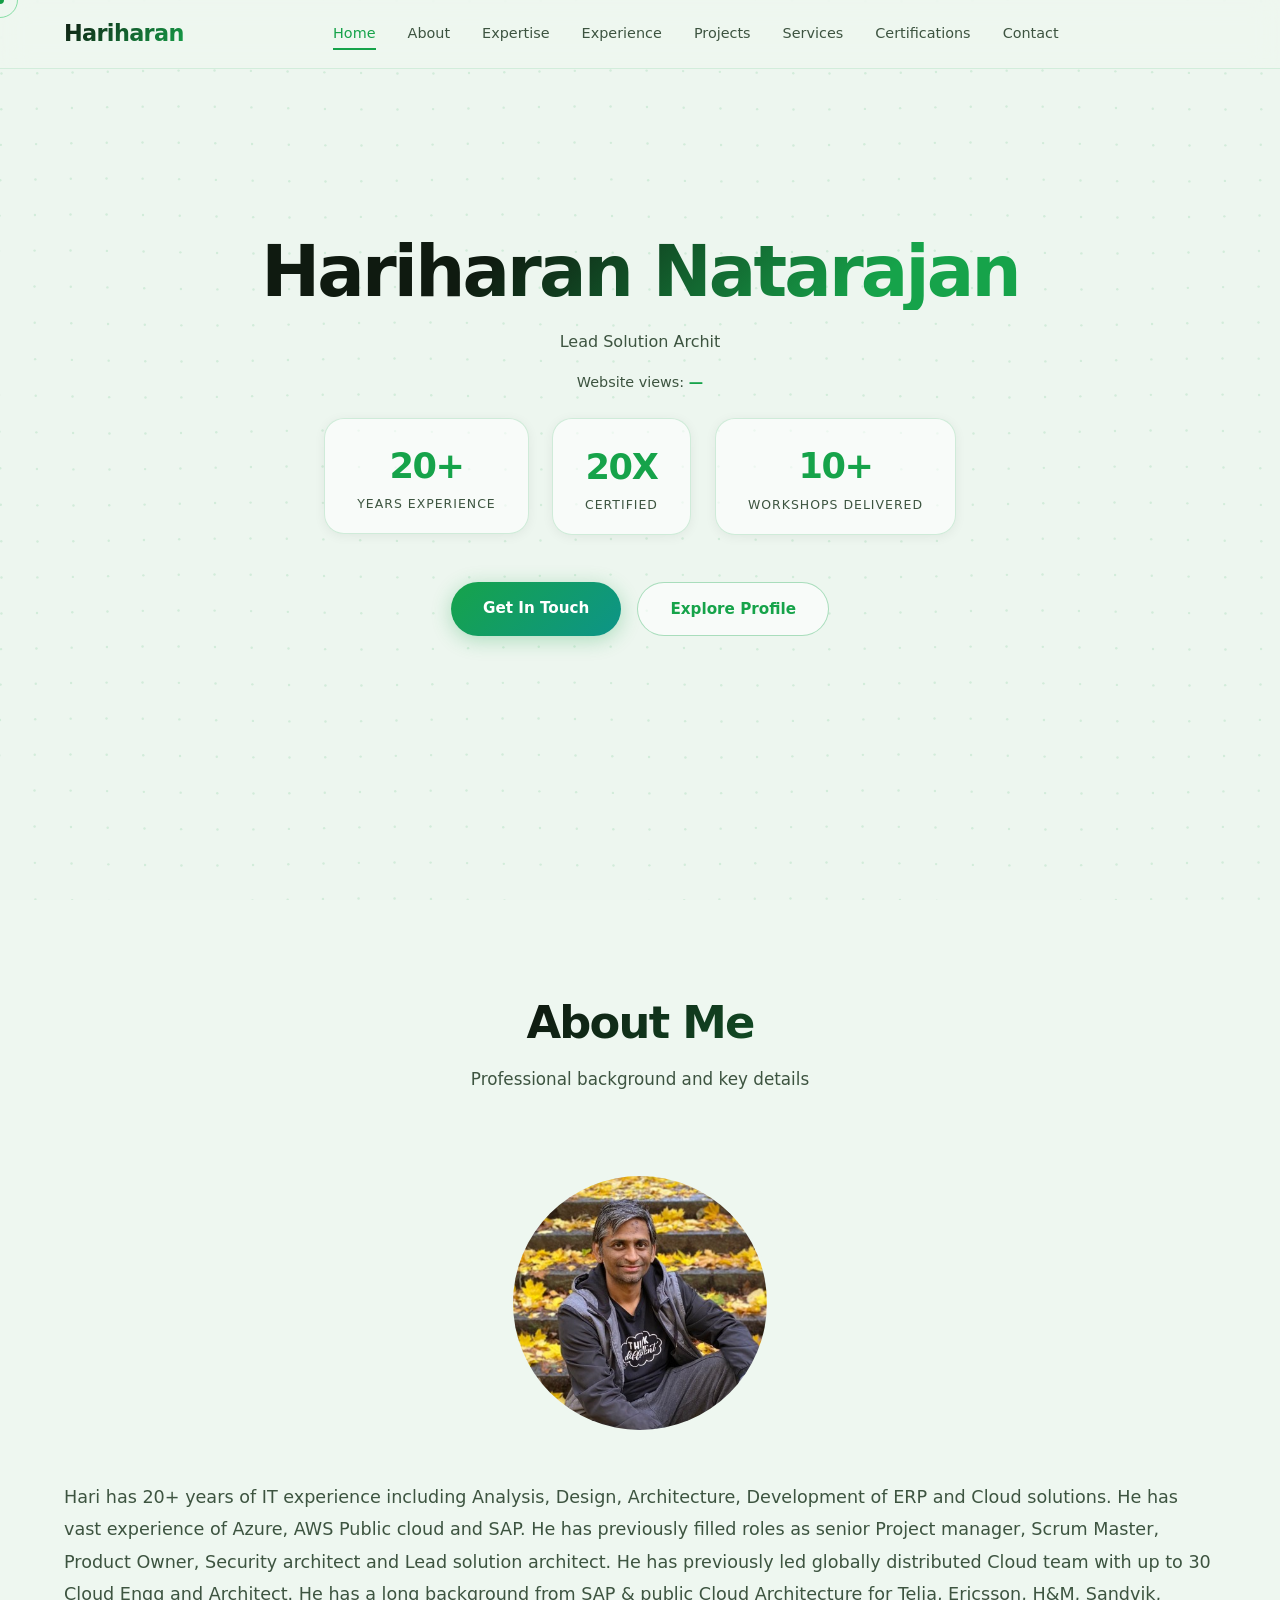
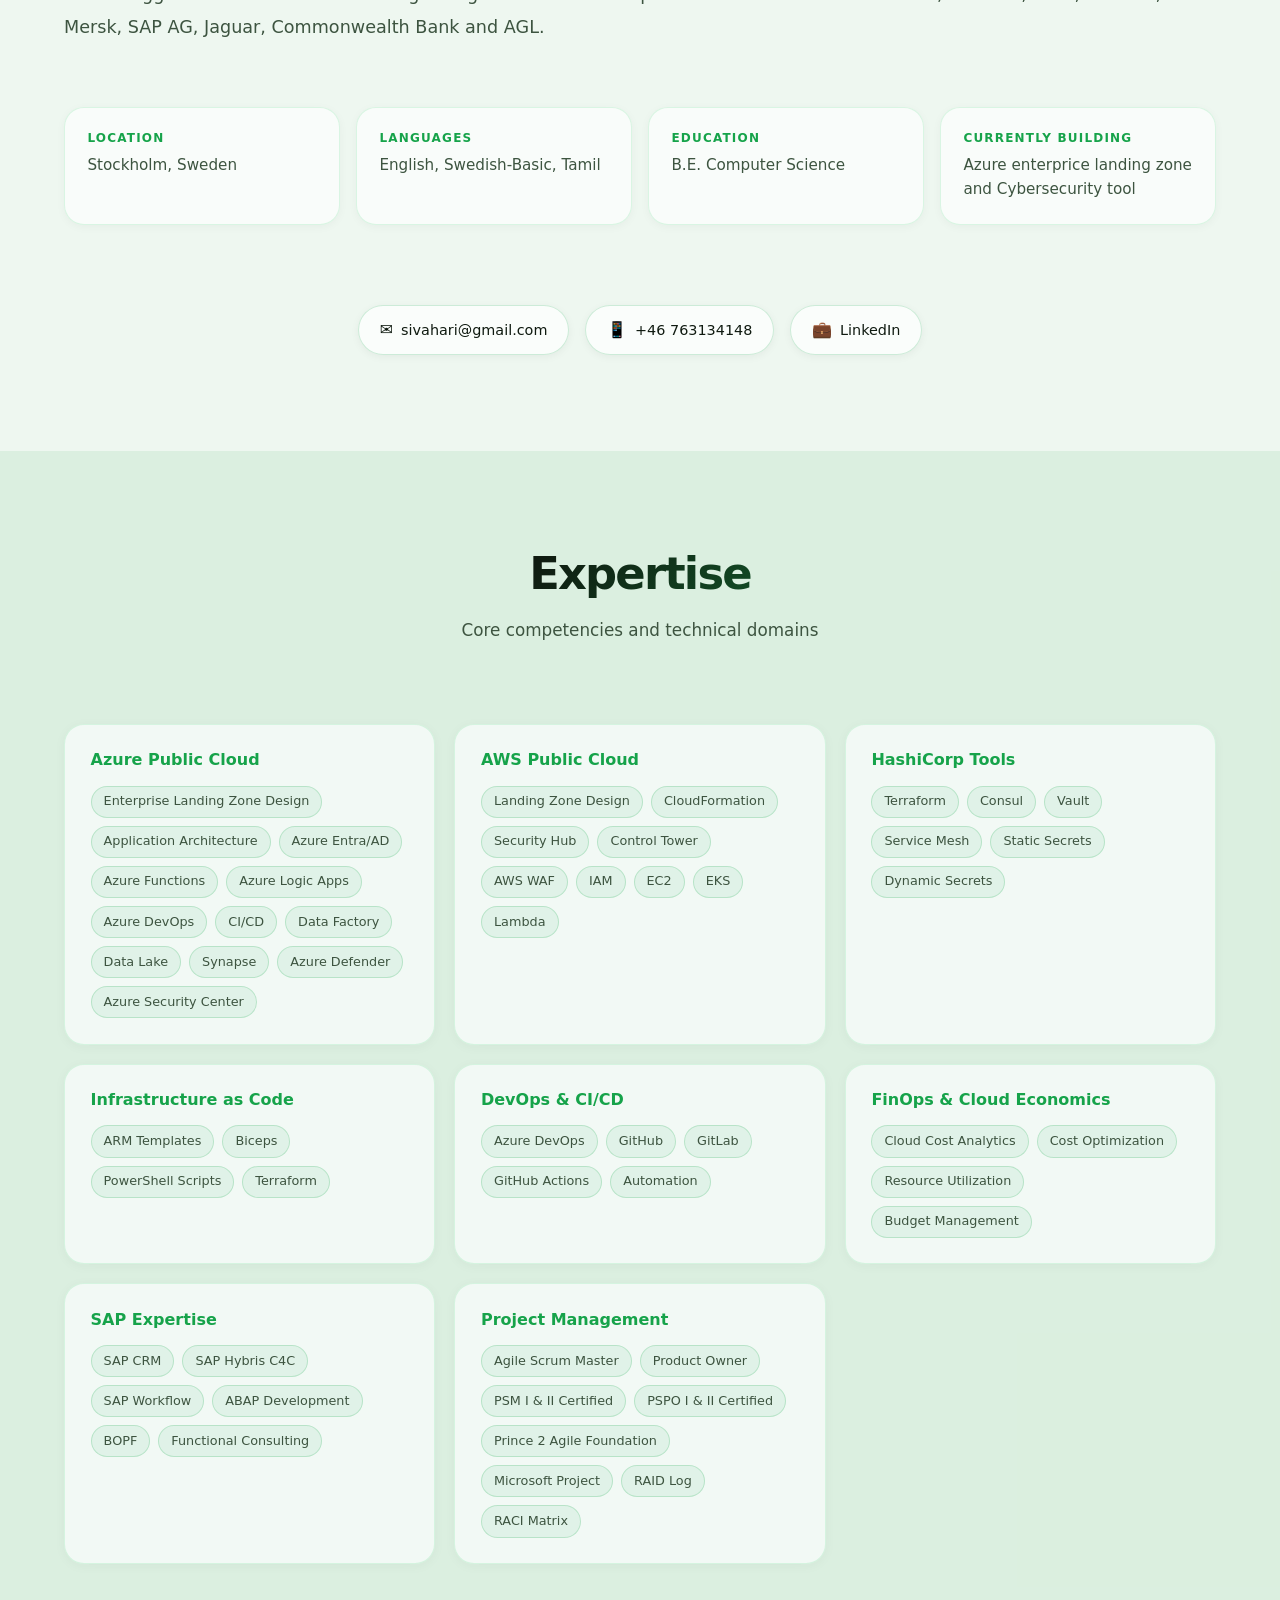
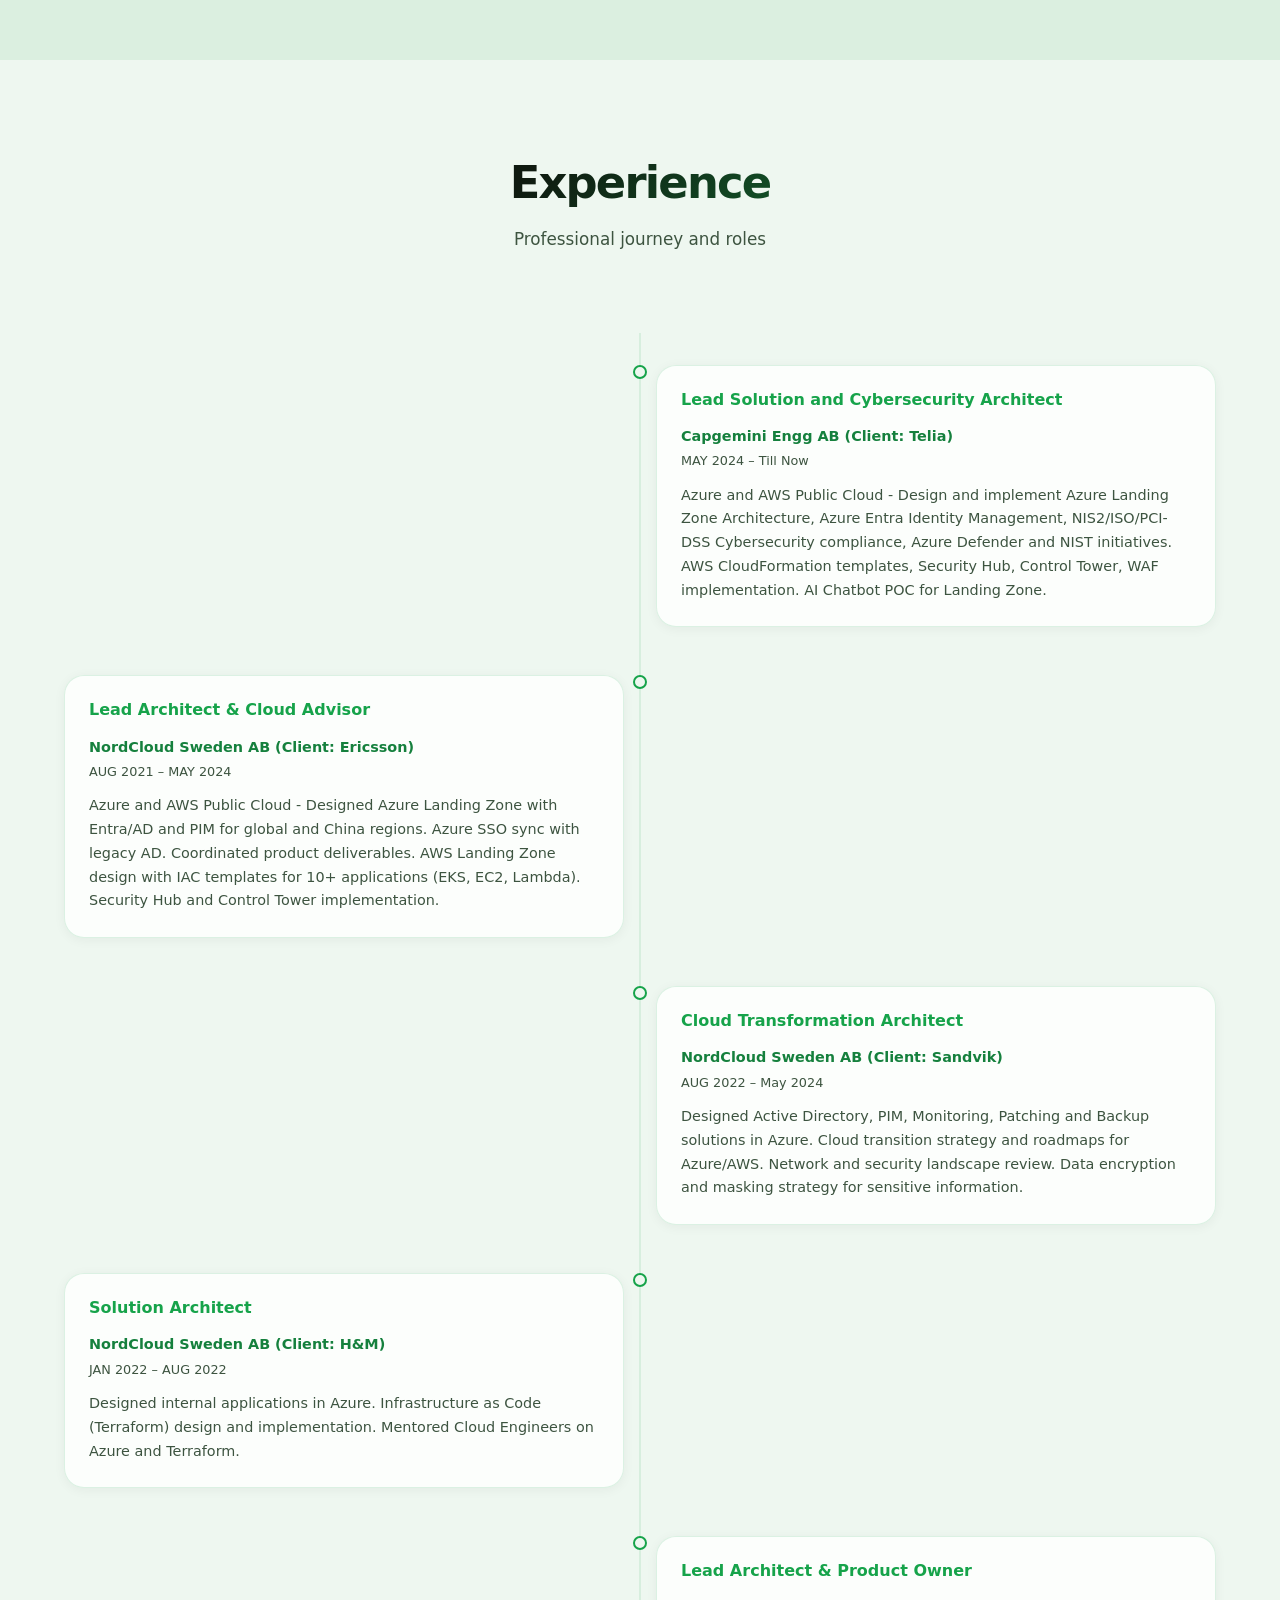
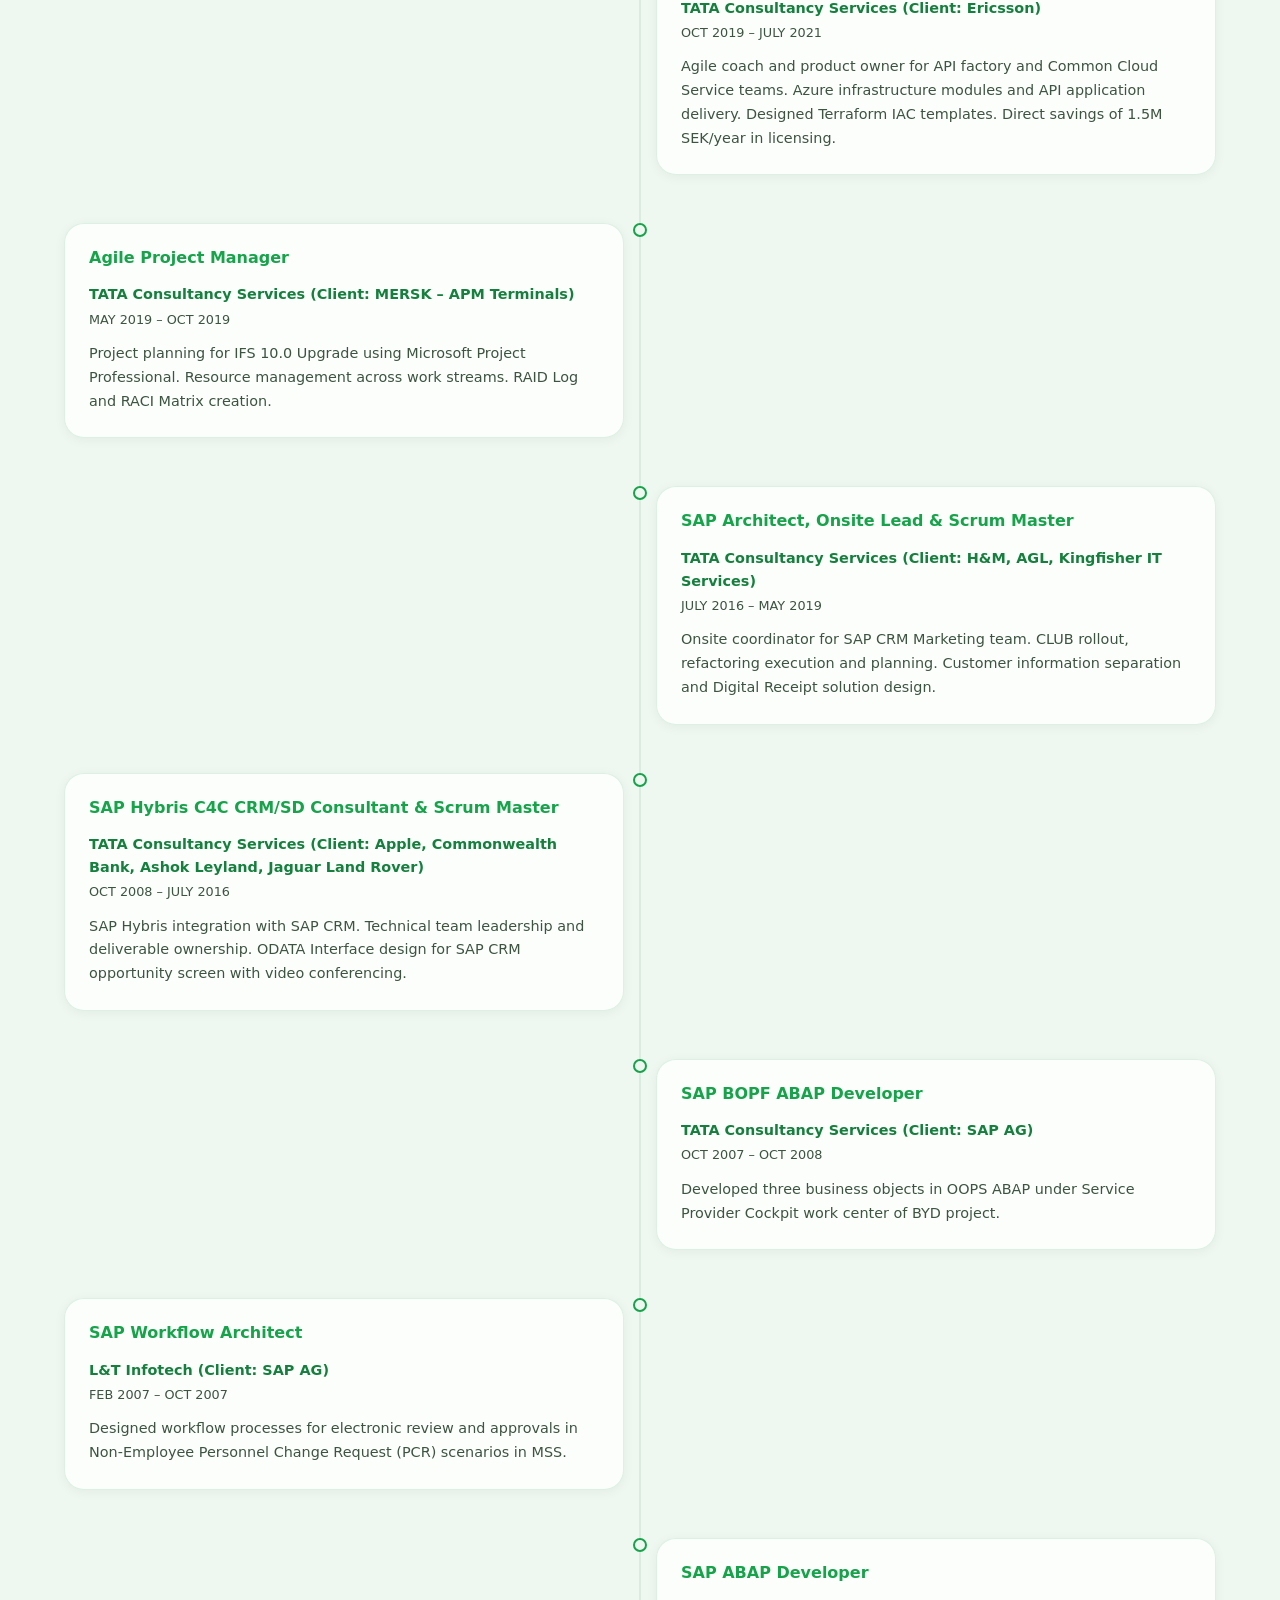
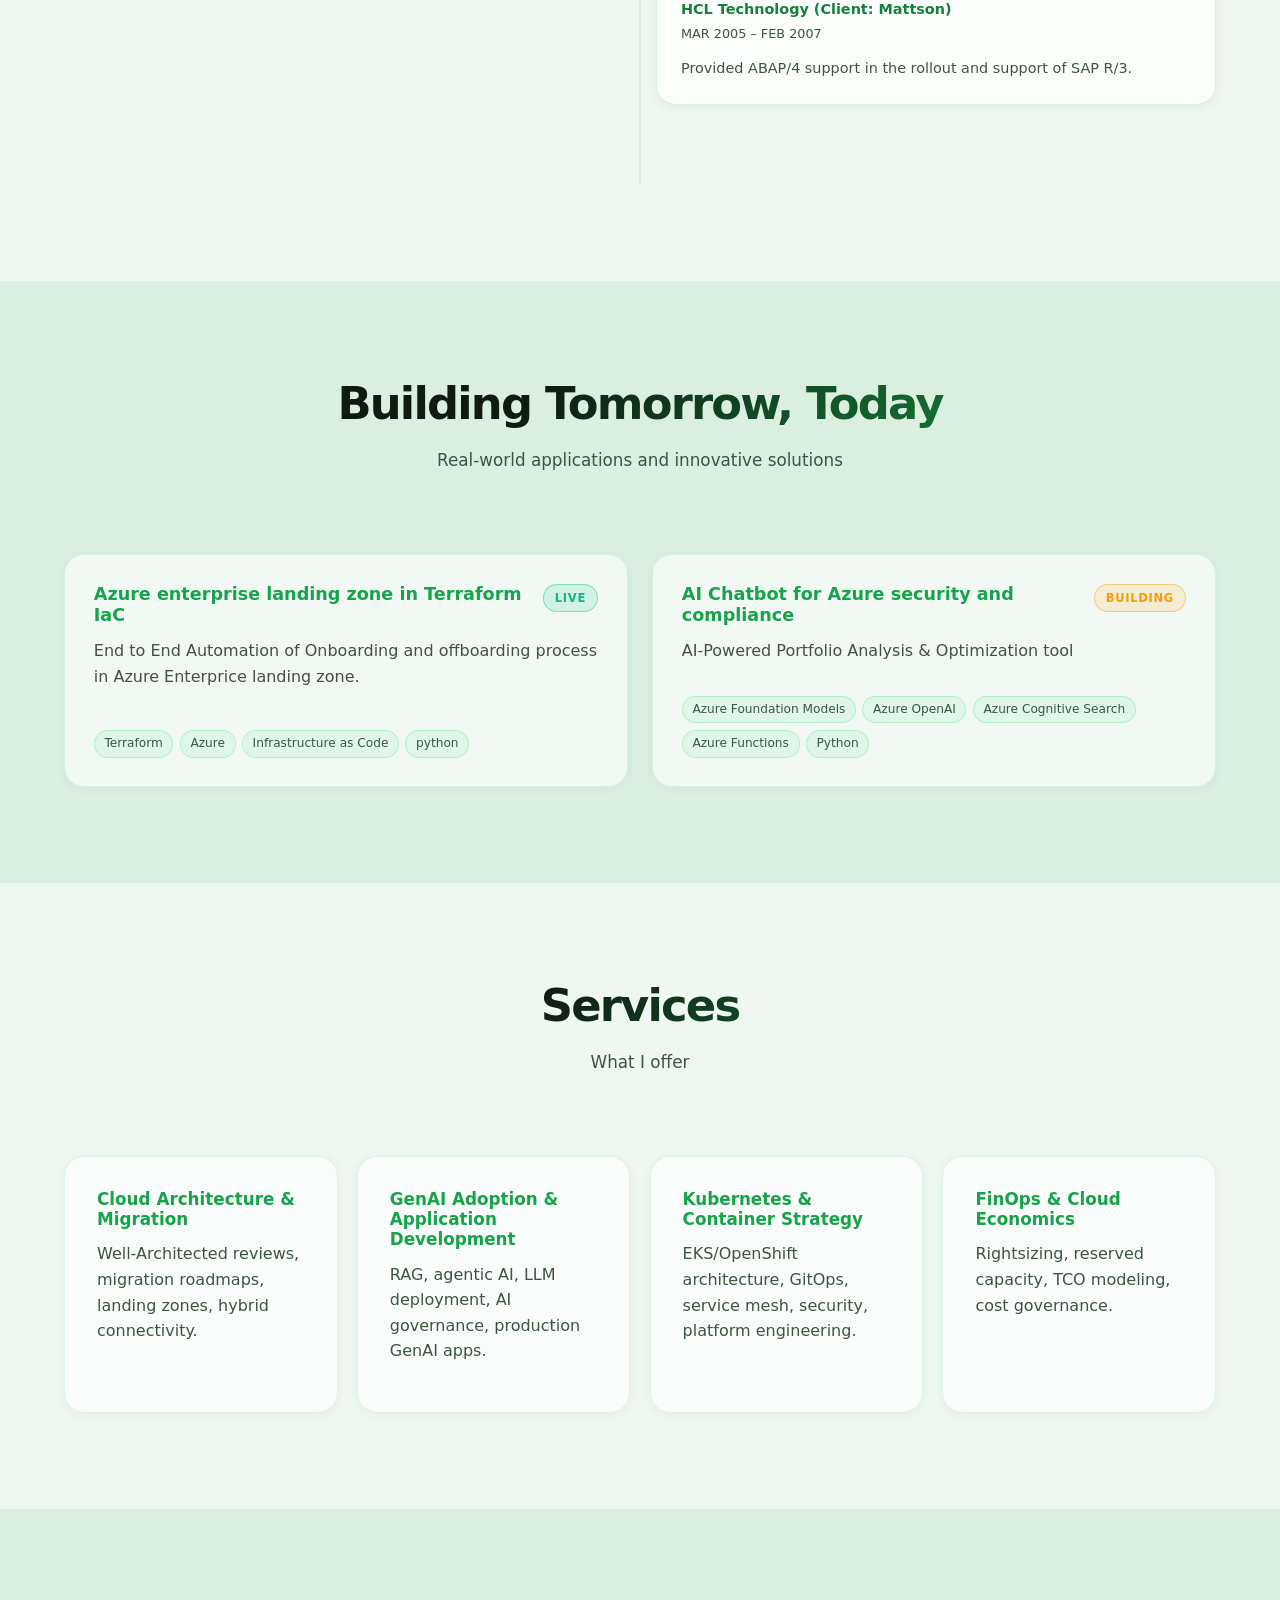
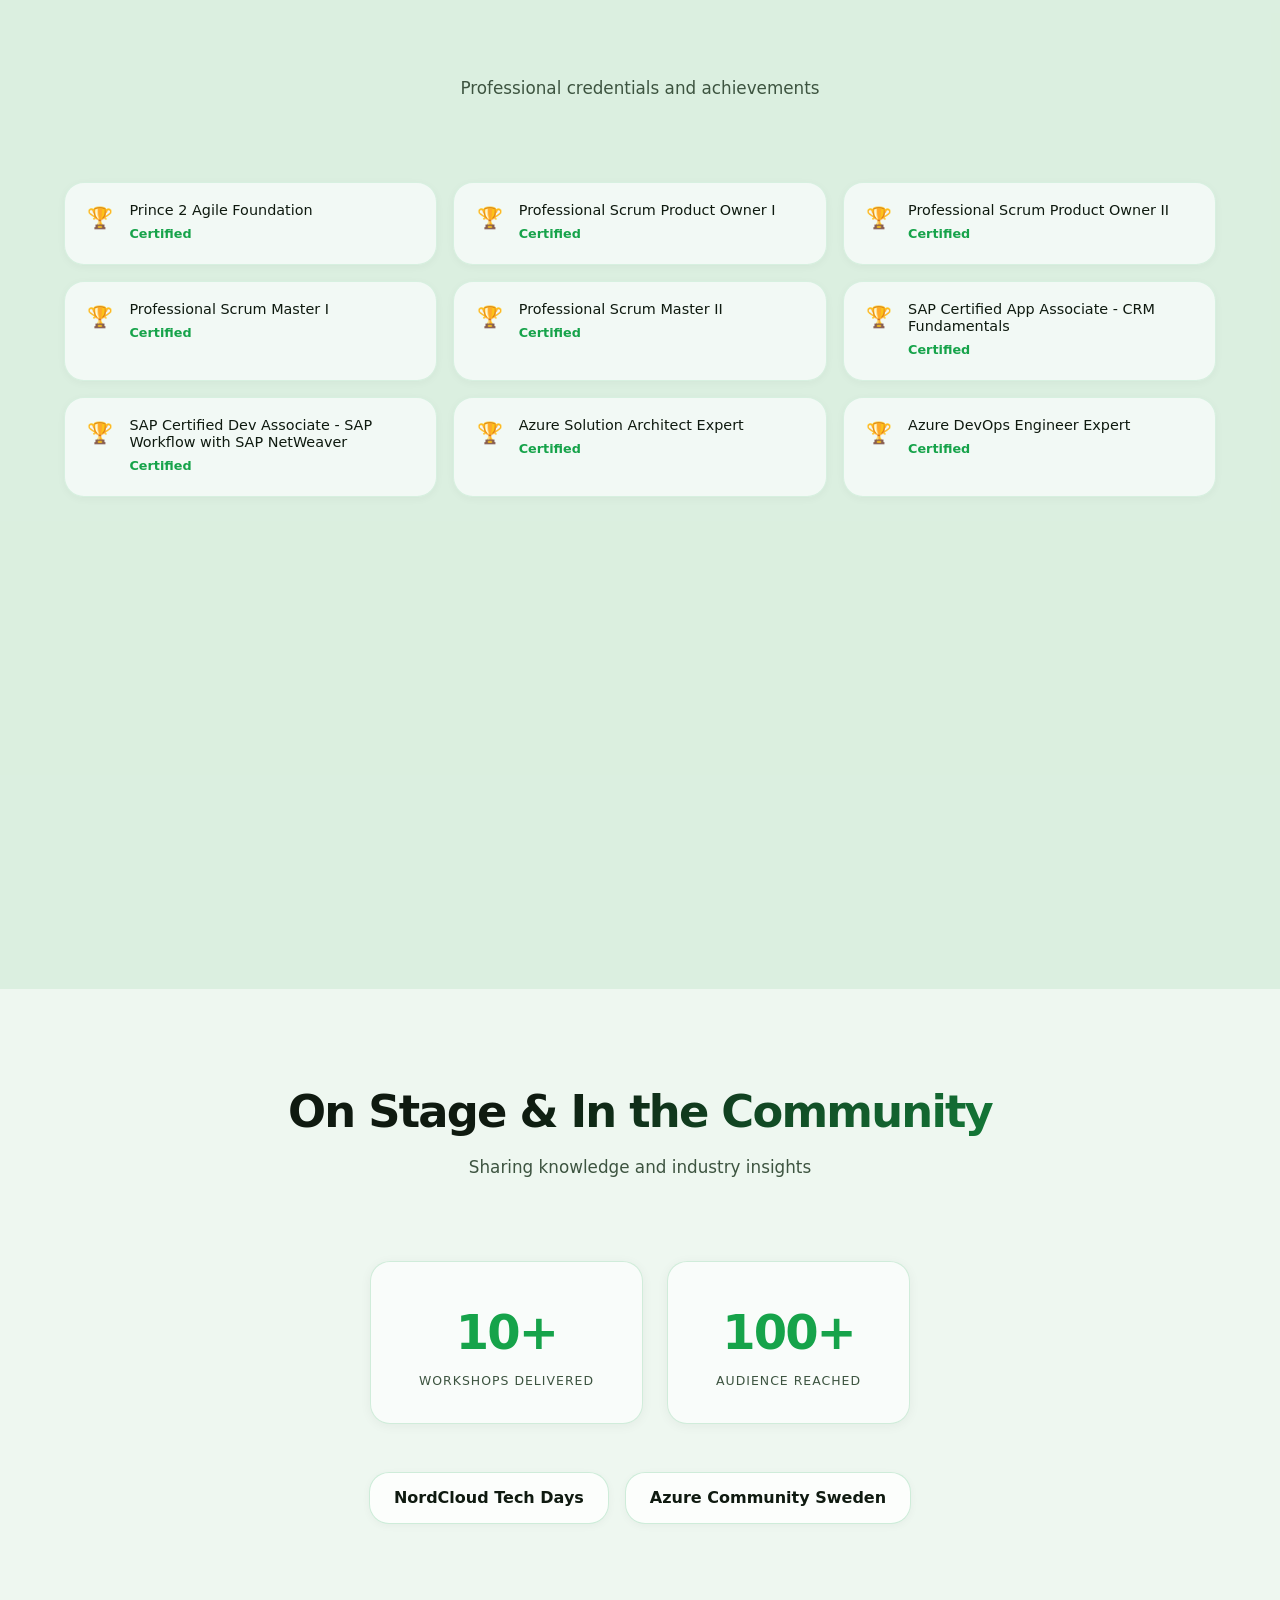
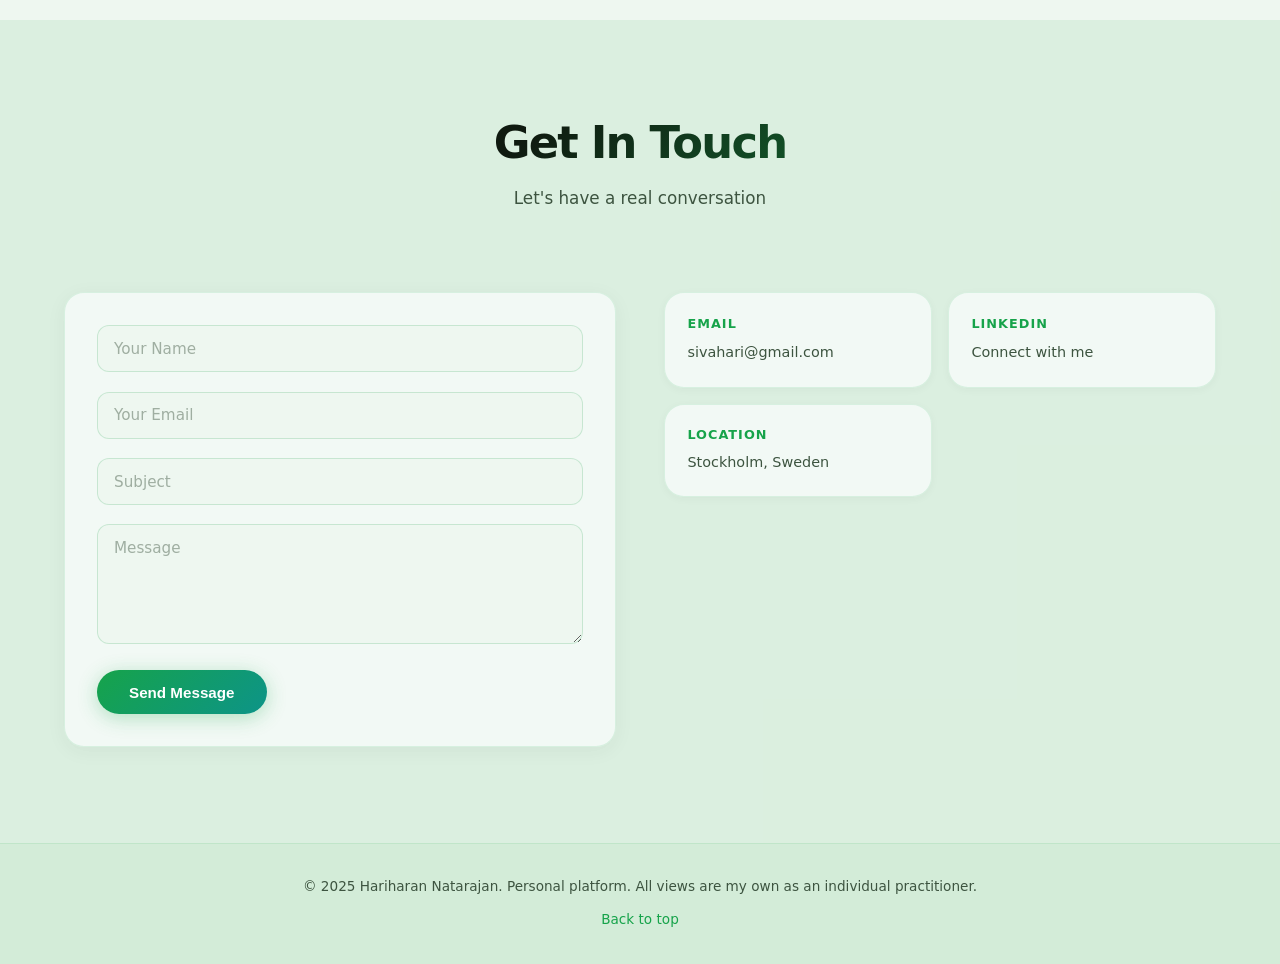
<file: docs/index.html>
<!DOCTYPE html>
<html lang="en">
<head>
    <meta charset="UTF-8">
    <meta name="viewport" content="width=device-width, initial-scale=1.0">
    <title>Hariharan Natarajan - Portfolio</title>
    <link rel="stylesheet" href="static/css/style.css">
</head>
<body>
    <!-- Custom cursor -->
    <div id="cursor-dot"></div>
    <div id="cursor-ring"></div>

    <!-- Navigation -->
    <nav id="navbar" class="navbar">
        <div class="nav-container">
            <a href="#home" class="nav-logo">Hariharan</a>
            <div class="nav-menu">
                <a href="#home" class="nav-link">Home</a>
                <a href="#about" class="nav-link">About</a>
                <a href="#expertise" class="nav-link">Expertise</a>
                <a href="#experience" class="nav-link">Experience</a>
                <a href="#projects" class="nav-link">Projects</a>
                <a href="#services" class="nav-link">Services</a>
                <a href="#certifications" class="nav-link">Certifications</a>
                <a href="#contact" class="nav-link">Contact</a>
            </div>
            <button class="nav-toggle">
                <span></span>
                <span></span>
                <span></span>
            </button>
        </div>
    </nav>

    <!-- Hero Section -->
    <section id="home" class="hero">
        <canvas id="hero-canvas"></canvas>
        <div class="hero-content">
            <h1 class="hero-title">Hariharan Natarajan</h1>
            <p class="hero-subtitle"><span id="typewriter-text"></span></p>
            <p class="hero-views">Website views: <strong id="view-count">2338</strong></p>
            <div class="hero-stats">
                <a href="#experience" class="stat">
                    <span class="stat-number" data-count="20" data-suffix="+">20+</span>
                    <span class="stat-label">Years Experience</span>
                </a>
                <a href="#certifications" class="stat">
                    <span class="stat-number" data-count="20" data-suffix="X">20X</span>
                    <span class="stat-label">Certified</span>
                </a>
                <a href="#speaking" class="stat">
                    <span class="stat-number" data-count="10" data-suffix="+">10+</span>
                    <span class="stat-label">Workshops Delivered</span>
                </a>
            </div>
            <div class="hero-cta">
                <a href="#contact" class="btn btn-primary"><span class="btn-inner">Get In Touch</span></a>
                <a href="#about" class="btn btn-secondary"><span class="btn-inner">Explore Profile</span></a>
            </div>
        </div>
    </section>

    <!-- About Section -->
    <section id="about" class="about">
        <div class="container">
            <div class="section-header">
                <h2>About Me</h2>
                <p>Professional background and key details</p>
            </div>
            
            <div class="about-content">
                
                <div class="about-image">
                    <img src="static/images/My%20Foto.jpeg" alt="Hariharan Natarajan" class="profile-img">
                </div>
                
                
                <div class="about-text">
                    <p>Hari has 20+ years of IT experience including Analysis, Design, Architecture, Development of ERP and Cloud solutions. He has vast experience of Azure, AWS Public cloud and SAP. He has previously filled roles as senior Project manager, Scrum Master, Product Owner, Security architect and Lead solution architect. He has previously led globally distributed Cloud team with up to 30 Cloud Engg and Architect. He has a long background from SAP &amp; public Cloud Architecture for Telia, Ericsson, H&amp;M, Sandvik, Mersk, SAP AG, Jaguar, Commonwealth Bank and AGL.</p>
                </div>
                
                <div class="about-grid">
                    
                    <div class="about-card">
                        <h3>Location</h3>
                        <p>Stockholm, Sweden</p>
                    </div>
                    
                    
                    
                    <div class="about-card">
                        <h3>Languages</h3>
                        <p>English, Swedish-Basic, Tamil</p>
                    </div>
                    
                    
                    
                    <div class="about-card">
                        <h3>Education</h3>
                        <p>B.E. Computer Science</p>
                    </div>
                    
                    
                    
                    <div class="about-card">
                        <h3>Currently Building</h3>
                        <p>Azure enterprice landing zone and Cybersecurity tool</p>
                    </div>
                    
                </div>

                
                <div class="contact-info">
                    
                    <a href="mailto:sivahari@gmail.com" class="contact-link">
                        <span class="icon">✉</span> sivahari@gmail.com
                    </a>
                    
                    
                    <a href="tel:+46 763134148" class="contact-link">
                        <span class="icon">📱</span> +46 763134148
                    </a>
                    
                    
                    <a href="https://www.linkedin.com/in/hariharan-natarajan-921b6a23/" target="_blank" class="contact-link">
                        <span class="icon">💼</span> LinkedIn
                    </a>
                    
                </div>
                
            </div>
        </div>
    </section>

    <!-- Expertise Section -->
    
    <section id="expertise" class="expertise">
        <div class="container">
            <div class="section-header">
                <h2>Expertise</h2>
                <p>Core competencies and technical domains</p>
            </div>
            
            <div class="expertise-grid">
                
                <div class="expertise-card reveal-item">
                    <h3>Azure Public Cloud</h3>
                    <div class="skills-tags">
                        
                        <span class="skill-tag">Enterprise Landing Zone Design</span>
                        
                        <span class="skill-tag">Application Architecture</span>
                        
                        <span class="skill-tag">Azure Entra/AD</span>
                        
                        <span class="skill-tag">Azure Functions</span>
                        
                        <span class="skill-tag">Azure Logic Apps</span>
                        
                        <span class="skill-tag">Azure DevOps</span>
                        
                        <span class="skill-tag">CI/CD</span>
                        
                        <span class="skill-tag">Data Factory</span>
                        
                        <span class="skill-tag">Data Lake</span>
                        
                        <span class="skill-tag">Synapse</span>
                        
                        <span class="skill-tag">Azure Defender</span>
                        
                        <span class="skill-tag">Azure Security Center</span>
                        
                    </div>
                </div>
                
                <div class="expertise-card reveal-item">
                    <h3>AWS Public Cloud</h3>
                    <div class="skills-tags">
                        
                        <span class="skill-tag">Landing Zone Design</span>
                        
                        <span class="skill-tag">CloudFormation</span>
                        
                        <span class="skill-tag">Security Hub</span>
                        
                        <span class="skill-tag">Control Tower</span>
                        
                        <span class="skill-tag">AWS WAF</span>
                        
                        <span class="skill-tag">IAM</span>
                        
                        <span class="skill-tag">EC2</span>
                        
                        <span class="skill-tag">EKS</span>
                        
                        <span class="skill-tag">Lambda</span>
                        
                    </div>
                </div>
                
                <div class="expertise-card reveal-item">
                    <h3>HashiCorp Tools</h3>
                    <div class="skills-tags">
                        
                        <span class="skill-tag">Terraform</span>
                        
                        <span class="skill-tag">Consul</span>
                        
                        <span class="skill-tag">Vault</span>
                        
                        <span class="skill-tag">Service Mesh</span>
                        
                        <span class="skill-tag">Static Secrets</span>
                        
                        <span class="skill-tag">Dynamic Secrets</span>
                        
                    </div>
                </div>
                
                <div class="expertise-card reveal-item">
                    <h3>Infrastructure as Code</h3>
                    <div class="skills-tags">
                        
                        <span class="skill-tag">ARM Templates</span>
                        
                        <span class="skill-tag">Biceps</span>
                        
                        <span class="skill-tag">PowerShell Scripts</span>
                        
                        <span class="skill-tag">Terraform</span>
                        
                    </div>
                </div>
                
                <div class="expertise-card reveal-item">
                    <h3>DevOps &amp; CI/CD</h3>
                    <div class="skills-tags">
                        
                        <span class="skill-tag">Azure DevOps</span>
                        
                        <span class="skill-tag">GitHub</span>
                        
                        <span class="skill-tag">GitLab</span>
                        
                        <span class="skill-tag">GitHub Actions</span>
                        
                        <span class="skill-tag">Automation</span>
                        
                    </div>
                </div>
                
                <div class="expertise-card reveal-item">
                    <h3>FinOps &amp; Cloud Economics</h3>
                    <div class="skills-tags">
                        
                        <span class="skill-tag">Cloud Cost Analytics</span>
                        
                        <span class="skill-tag">Cost Optimization</span>
                        
                        <span class="skill-tag">Resource Utilization</span>
                        
                        <span class="skill-tag">Budget Management</span>
                        
                    </div>
                </div>
                
                <div class="expertise-card reveal-item">
                    <h3>SAP Expertise</h3>
                    <div class="skills-tags">
                        
                        <span class="skill-tag">SAP CRM</span>
                        
                        <span class="skill-tag">SAP Hybris C4C</span>
                        
                        <span class="skill-tag">SAP Workflow</span>
                        
                        <span class="skill-tag">ABAP Development</span>
                        
                        <span class="skill-tag">BOPF</span>
                        
                        <span class="skill-tag">Functional Consulting</span>
                        
                    </div>
                </div>
                
                <div class="expertise-card reveal-item">
                    <h3>Project Management</h3>
                    <div class="skills-tags">
                        
                        <span class="skill-tag">Agile Scrum Master</span>
                        
                        <span class="skill-tag">Product Owner</span>
                        
                        <span class="skill-tag">PSM I &amp; II Certified</span>
                        
                        <span class="skill-tag">PSPO I &amp; II Certified</span>
                        
                        <span class="skill-tag">Prince 2 Agile Foundation</span>
                        
                        <span class="skill-tag">Microsoft Project</span>
                        
                        <span class="skill-tag">RAID Log</span>
                        
                        <span class="skill-tag">RACI Matrix</span>
                        
                    </div>
                </div>
                
            </div>
        </div>
    </section>
    

    <!-- Experience Section -->
    
    <section id="experience" class="experience">
        <div class="container">
            <div class="section-header">
                <h2>Experience</h2>
                <p>Professional journey and roles</p>
            </div>
            
            <div class="timeline" id="timeline">
                <div class="timeline-track"><div id="timeline-fill" class="timeline-track-fill"></div></div>
                
                <div class="timeline-item">
                    <div class="timeline-dot"></div>
                    <div class="timeline-content reveal-item">
                        <h3>Lead Solution and Cybersecurity Architect</h3>
                        <p class="company">Capgemini Engg AB (Client: Telia)</p>
                        <p class="period">MAY 2024 – Till Now</p>
                        
                        <p class="description">Azure and AWS Public Cloud - Design and implement Azure Landing Zone Architecture, Azure Entra Identity Management, NIS2/ISO/PCI-DSS Cybersecurity compliance, Azure Defender and NIST initiatives. AWS CloudFormation templates, Security Hub, Control Tower, WAF implementation. AI Chatbot POC for Landing Zone.</p>
                        
                    </div>
                </div>
                
                <div class="timeline-item">
                    <div class="timeline-dot"></div>
                    <div class="timeline-content reveal-item">
                        <h3>Lead Architect &amp; Cloud Advisor</h3>
                        <p class="company">NordCloud Sweden AB (Client: Ericsson)</p>
                        <p class="period">AUG 2021 – MAY 2024</p>
                        
                        <p class="description">Azure and AWS Public Cloud - Designed Azure Landing Zone with Entra/AD and PIM for global and China regions. Azure SSO sync with legacy AD. Coordinated product deliverables. AWS Landing Zone design with IAC templates for 10+ applications (EKS, EC2, Lambda). Security Hub and Control Tower implementation.</p>
                        
                    </div>
                </div>
                
                <div class="timeline-item">
                    <div class="timeline-dot"></div>
                    <div class="timeline-content reveal-item">
                        <h3>Cloud Transformation Architect</h3>
                        <p class="company">NordCloud Sweden AB (Client: Sandvik)</p>
                        <p class="period">AUG 2022 – May 2024</p>
                        
                        <p class="description">Designed Active Directory, PIM, Monitoring, Patching and Backup solutions in Azure. Cloud transition strategy and roadmaps for Azure/AWS. Network and security landscape review. Data encryption and masking strategy for sensitive information.</p>
                        
                    </div>
                </div>
                
                <div class="timeline-item">
                    <div class="timeline-dot"></div>
                    <div class="timeline-content reveal-item">
                        <h3>Solution Architect</h3>
                        <p class="company">NordCloud Sweden AB (Client: H&amp;M)</p>
                        <p class="period">JAN 2022 – AUG 2022</p>
                        
                        <p class="description">Designed internal applications in Azure. Infrastructure as Code (Terraform) design and implementation. Mentored Cloud Engineers on Azure and Terraform.</p>
                        
                    </div>
                </div>
                
                <div class="timeline-item">
                    <div class="timeline-dot"></div>
                    <div class="timeline-content reveal-item">
                        <h3>Lead Architect &amp; Product Owner</h3>
                        <p class="company">TATA Consultancy Services (Client: Ericsson)</p>
                        <p class="period">OCT 2019 – JULY 2021</p>
                        
                        <p class="description">Agile coach and product owner for API factory and Common Cloud Service teams. Azure infrastructure modules and API application delivery. Designed Terraform IAC templates. Direct savings of 1.5M SEK/year in licensing.</p>
                        
                    </div>
                </div>
                
                <div class="timeline-item">
                    <div class="timeline-dot"></div>
                    <div class="timeline-content reveal-item">
                        <h3>Agile Project Manager</h3>
                        <p class="company">TATA Consultancy Services (Client: MERSK – APM Terminals)</p>
                        <p class="period">MAY 2019 – OCT 2019</p>
                        
                        <p class="description">Project planning for IFS 10.0 Upgrade using Microsoft Project Professional. Resource management across work streams. RAID Log and RACI Matrix creation.</p>
                        
                    </div>
                </div>
                
                <div class="timeline-item">
                    <div class="timeline-dot"></div>
                    <div class="timeline-content reveal-item">
                        <h3>SAP Architect, Onsite Lead &amp; Scrum Master</h3>
                        <p class="company">TATA Consultancy Services (Client: H&amp;M, AGL, Kingfisher IT Services)</p>
                        <p class="period">JULY 2016 – MAY 2019</p>
                        
                        <p class="description">Onsite coordinator for SAP CRM Marketing team. CLUB rollout, refactoring execution and planning. Customer information separation and Digital Receipt solution design.</p>
                        
                    </div>
                </div>
                
                <div class="timeline-item">
                    <div class="timeline-dot"></div>
                    <div class="timeline-content reveal-item">
                        <h3>SAP Hybris C4C CRM/SD Consultant &amp; Scrum Master</h3>
                        <p class="company">TATA Consultancy Services (Client: Apple, Commonwealth Bank, Ashok Leyland, Jaguar Land Rover)</p>
                        <p class="period">OCT 2008 – JULY 2016</p>
                        
                        <p class="description">SAP Hybris integration with SAP CRM. Technical team leadership and deliverable ownership. ODATA Interface design for SAP CRM opportunity screen with video conferencing.</p>
                        
                    </div>
                </div>
                
                <div class="timeline-item">
                    <div class="timeline-dot"></div>
                    <div class="timeline-content reveal-item">
                        <h3>SAP BOPF ABAP Developer</h3>
                        <p class="company">TATA Consultancy Services (Client: SAP AG)</p>
                        <p class="period">OCT 2007 – OCT 2008</p>
                        
                        <p class="description">Developed three business objects in OOPS ABAP under Service Provider Cockpit work center of BYD project.</p>
                        
                    </div>
                </div>
                
                <div class="timeline-item">
                    <div class="timeline-dot"></div>
                    <div class="timeline-content reveal-item">
                        <h3>SAP Workflow Architect</h3>
                        <p class="company">L&amp;T Infotech (Client: SAP AG)</p>
                        <p class="period">FEB 2007 – OCT 2007</p>
                        
                        <p class="description">Designed workflow processes for electronic review and approvals in Non-Employee Personnel Change Request (PCR) scenarios in MSS.</p>
                        
                    </div>
                </div>
                
                <div class="timeline-item">
                    <div class="timeline-dot"></div>
                    <div class="timeline-content reveal-item">
                        <h3>SAP ABAP Developer</h3>
                        <p class="company">HCL Technology (Client: Mattson)</p>
                        <p class="period">MAR 2005 – FEB 2007</p>
                        
                        <p class="description">Provided ABAP/4 support in the rollout and support of SAP R/3.</p>
                        
                    </div>
                </div>
                
            </div>
        </div>
    </section>
    

    <!-- Projects Section -->
    
    <section id="projects" class="projects">
        <div class="container">
            <div class="section-header">
                <h2>Building Tomorrow, Today</h2>
                <p>Real-world applications and innovative solutions</p>
            </div>
            
            <div class="projects-grid">
                
                <div class="project-card reveal-item">
                    <div class="project-header">
                        <h3>Azure enterprise landing zone in Terraform IaC</h3>
                        
                        <span class="project-status status-live">
                            LIVE
                        </span>
                        
                    </div>
                    <p>End to End Automation of Onboarding and offboarding process in Azure Enterprice landing zone.</p>
                    
                    <div class="tech-stack">
                        
                        <span class="tech-badge">Terraform</span>
                        
                        <span class="tech-badge">Azure</span>
                        
                        <span class="tech-badge">Infrastructure as Code</span>
                        
                        <span class="tech-badge">python</span>
                        
                    </div>
                    
                </div>
                
                <div class="project-card reveal-item">
                    <div class="project-header">
                        <h3>AI Chatbot for Azure security and compliance</h3>
                        
                        <span class="project-status status-building">
                            Building
                        </span>
                        
                    </div>
                    <p>AI-Powered Portfolio Analysis &amp; Optimization tool</p>
                    
                    <div class="tech-stack">
                        
                        <span class="tech-badge">Azure Foundation Models</span>
                        
                        <span class="tech-badge">Azure OpenAI</span>
                        
                        <span class="tech-badge">Azure Cognitive Search</span>
                        
                        <span class="tech-badge">Azure Functions</span>
                        
                        <span class="tech-badge">Python</span>
                        
                    </div>
                    
                </div>
                
            </div>
        </div>
    </section>
    

    <!-- Services Section -->
    
    <section id="services" class="services">
        <div class="container">
            <div class="section-header">
                <h2>Services</h2>
                <p>What I offer</p>
            </div>
            
            <div class="services-grid">
                
                <div class="service-card reveal-item">
                    <h3>Cloud Architecture &amp; Migration</h3>
                    <p>Well-Architected reviews, migration roadmaps, landing zones, hybrid connectivity.</p>
                </div>
                
                <div class="service-card reveal-item">
                    <h3>GenAI Adoption &amp; Application Development</h3>
                    <p>RAG, agentic AI, LLM deployment, AI governance, production GenAI apps.</p>
                </div>
                
                <div class="service-card reveal-item">
                    <h3>Kubernetes &amp; Container Strategy</h3>
                    <p>EKS/OpenShift architecture, GitOps, service mesh, security, platform engineering.</p>
                </div>
                
                <div class="service-card reveal-item">
                    <h3>FinOps &amp; Cloud Economics</h3>
                    <p>Rightsizing, reserved capacity, TCO modeling, cost governance.</p>
                </div>
                
            </div>
        </div>
    </section>
    

    <!-- Certifications Section -->
    
    <section id="certifications" class="certifications">
        <div class="container">
            <div class="section-header">
                <h2>Certifications</h2>
                <p>Professional credentials and achievements</p>
            </div>
            
            <div class="certifications-list">
                
                <div class="cert-item reveal-item">
                    <div class="cert-icon">🏆</div>
                    <div class="cert-content">
                        <h4>Prince 2 Agile Foundation</h4>
                        <div class="cert-meta">
                            
                            <span class="status">Certified</span>
                        </div>
                    </div>
                </div>
                
                <div class="cert-item reveal-item">
                    <div class="cert-icon">🏆</div>
                    <div class="cert-content">
                        <h4>Professional Scrum Product Owner I</h4>
                        <div class="cert-meta">
                            
                            <span class="status">Certified</span>
                        </div>
                    </div>
                </div>
                
                <div class="cert-item reveal-item">
                    <div class="cert-icon">🏆</div>
                    <div class="cert-content">
                        <h4>Professional Scrum Product Owner II</h4>
                        <div class="cert-meta">
                            
                            <span class="status">Certified</span>
                        </div>
                    </div>
                </div>
                
                <div class="cert-item reveal-item">
                    <div class="cert-icon">🏆</div>
                    <div class="cert-content">
                        <h4>Professional Scrum Master I</h4>
                        <div class="cert-meta">
                            
                            <span class="status">Certified</span>
                        </div>
                    </div>
                </div>
                
                <div class="cert-item reveal-item">
                    <div class="cert-icon">🏆</div>
                    <div class="cert-content">
                        <h4>Professional Scrum Master II</h4>
                        <div class="cert-meta">
                            
                            <span class="status">Certified</span>
                        </div>
                    </div>
                </div>
                
                <div class="cert-item reveal-item">
                    <div class="cert-icon">🏆</div>
                    <div class="cert-content">
                        <h4>SAP Certified App Associate - CRM Fundamentals</h4>
                        <div class="cert-meta">
                            
                            <span class="status">Certified</span>
                        </div>
                    </div>
                </div>
                
                <div class="cert-item reveal-item">
                    <div class="cert-icon">🏆</div>
                    <div class="cert-content">
                        <h4>SAP Certified Dev Associate - SAP Workflow with SAP NetWeaver</h4>
                        <div class="cert-meta">
                            
                            <span class="status">Certified</span>
                        </div>
                    </div>
                </div>
                
                <div class="cert-item reveal-item">
                    <div class="cert-icon">🏆</div>
                    <div class="cert-content">
                        <h4>Azure Solution Architect Expert</h4>
                        <div class="cert-meta">
                            
                            <span class="status">Certified</span>
                        </div>
                    </div>
                </div>
                
                <div class="cert-item reveal-item">
                    <div class="cert-icon">🏆</div>
                    <div class="cert-content">
                        <h4>Azure DevOps Engineer Expert</h4>
                        <div class="cert-meta">
                            
                            <span class="status">Certified</span>
                        </div>
                    </div>
                </div>
                
                <div class="cert-item reveal-item">
                    <div class="cert-icon">🏆</div>
                    <div class="cert-content">
                        <h4>Azure Cybersecurity Expert</h4>
                        <div class="cert-meta">
                            
                            <span class="status">Certified</span>
                        </div>
                    </div>
                </div>
                
                <div class="cert-item reveal-item">
                    <div class="cert-icon">🏆</div>
                    <div class="cert-content">
                        <h4>Azure Administrator Associate</h4>
                        <div class="cert-meta">
                            
                            <span class="status">Certified</span>
                        </div>
                    </div>
                </div>
                
                <div class="cert-item reveal-item">
                    <div class="cert-icon">🏆</div>
                    <div class="cert-content">
                        <h4>Azure Data Engineer Associate</h4>
                        <div class="cert-meta">
                            
                            <span class="status">Certified</span>
                        </div>
                    </div>
                </div>
                
                <div class="cert-item reveal-item">
                    <div class="cert-icon">🏆</div>
                    <div class="cert-content">
                        <h4>Azure Network Engineer Associate</h4>
                        <div class="cert-meta">
                            
                            <span class="status">Certified</span>
                        </div>
                    </div>
                </div>
                
                <div class="cert-item reveal-item">
                    <div class="cert-icon">🏆</div>
                    <div class="cert-content">
                        <h4>Azure Security Engineer Associate</h4>
                        <div class="cert-meta">
                            
                            <span class="status">Certified</span>
                        </div>
                    </div>
                </div>
                
                <div class="cert-item reveal-item">
                    <div class="cert-icon">🏆</div>
                    <div class="cert-content">
                        <h4>AWS Certified Solutions Architect</h4>
                        <div class="cert-meta">
                            
                            <span class="status">Certified</span>
                        </div>
                    </div>
                </div>
                
                <div class="cert-item reveal-item">
                    <div class="cert-icon">🏆</div>
                    <div class="cert-content">
                        <h4>AWS Certified Sys-Ops Administrator</h4>
                        <div class="cert-meta">
                            
                            <span class="status">Certified</span>
                        </div>
                    </div>
                </div>
                
                <div class="cert-item reveal-item">
                    <div class="cert-icon">🏆</div>
                    <div class="cert-content">
                        <h4>HashiCorp Certified: Terraform</h4>
                        <div class="cert-meta">
                            
                            <span class="status">Certified</span>
                        </div>
                    </div>
                </div>
                
                <div class="cert-item reveal-item">
                    <div class="cert-icon">🏆</div>
                    <div class="cert-content">
                        <h4>HashiCorp Certified: Consul</h4>
                        <div class="cert-meta">
                            
                            <span class="status">Certified</span>
                        </div>
                    </div>
                </div>
                
                <div class="cert-item reveal-item">
                    <div class="cert-icon">🏆</div>
                    <div class="cert-content">
                        <h4>HashiCorp Certified: Vault</h4>
                        <div class="cert-meta">
                            
                            <span class="status">Certified</span>
                        </div>
                    </div>
                </div>
                
                <div class="cert-item reveal-item">
                    <div class="cert-icon">🏆</div>
                    <div class="cert-content">
                        <h4>FinOps Certified Practitioner</h4>
                        <div class="cert-meta">
                            
                            <span class="status">Certified</span>
                        </div>
                    </div>
                </div>
                
            </div>
        </div>
    </section>
    

    <!-- Speaking & Events Section -->
    
    <section id="speaking" class="speaking">
        <div class="container">
            <div class="section-header">
                <h2>On Stage & In the Community</h2>
                <p>Sharing knowledge and industry insights</p>
            </div>
            
            <div class="speaking-stats">
                <div class="speaking-stat">
                    <span class="stat-number">10+</span>
                    <span class="stat-label">Workshops Delivered</span>
                </div>
                <div class="speaking-stat">
                    <span class="stat-number">100+</span>
                    <span class="stat-label">Audience Reached</span>
                </div>
            </div>
            
            
            <div class="events-list">
                
                <div class="event-badge">NordCloud Tech Days</div>
                
                <div class="event-badge">Azure Community Sweden</div>
                
            </div>
            
        </div>
    </section>
    

    <!-- Skills Section -->
    

    <!-- Contact Section -->
    <section id="contact" class="contact">
        <div class="container">
            <div class="section-header">
                <h2>Get In Touch</h2>
                <p>Let's have a real conversation</p>
            </div>
            
            <div class="contact-content">
                <div class="contact-form">
                    <form id="contactForm">
                        <div class="form-group">
                            <input type="text" placeholder="Your Name" required>
                        </div>
                        <div class="form-group">
                            <input type="email" placeholder="Your Email" required>
                        </div>
                        <div class="form-group">
                            <input type="text" placeholder="Subject" required>
                        </div>
                        <div class="form-group">
                            <textarea placeholder="Message" rows="5" required></textarea>
                        </div>
                        <button type="submit" class="btn btn-primary"><span class="btn-inner">Send Message</span></button>
                    </form>
                </div>
                
                <div class="contact-methods">
                    
                    <div class="contact-method">
                        <h3>Email</h3>
                        <a href="mailto:sivahari@gmail.com">sivahari@gmail.com</a>
                    </div>
                    
                    
                    
                    <div class="contact-method">
                        <h3>LinkedIn</h3>
                        <a href="https://www.linkedin.com/in/hariharan-natarajan-921b6a23/" target="_blank">Connect with me</a>
                    </div>
                    
                    
                    
                    <div class="contact-method">
                        <h3>Location</h3>
                        <p>Stockholm, Sweden</p>
                    </div>
                    
                </div>
            </div>
        </div>
    </section>

    <!-- Footer -->
    <footer class="footer">
        <div class="container">
            <p>&copy; 2025 Hariharan Natarajan. Personal platform. All views are my own as an individual practitioner.</p>
            <div class="footer-links">
                <a href="#home">Back to top</a>
            </div>
        </div>
    </footer>

    <button id="back-top" aria-label="Back to top">↑</button>
    <script src="static/js/main.js"></script>
</body>
</html>
</file>
<file: docs/static/css/style.css>
/* ============================================================
   ROOT & RESET
   ============================================================ */
:root {
    --bg:       #eef7f0;
    --bg2:      #e2f0e5;
    --bg3:      #d5e8d9;
    --fg:       #0f1a10;
    --fg2:      #3d5440;
    --green:    #16a34a;
    --green2:   #15803d;
    --teal:     #0d9488;
    --glow:     rgba(22,163,74,0.2);
    --r:        0.75rem;
    --r2:       1.25rem;
    --t:        all 0.35s cubic-bezier(0.4,0,0.2,1);
    --font:     'Inter', system-ui, sans-serif;
    --font2:    'Space Grotesk', system-ui, sans-serif;
}
*, *::before, *::after { margin:0; padding:0; box-sizing:border-box; }
html { scroll-behavior: smooth; }
body {
    font-family: var(--font);
    background: var(--bg);
    color: var(--fg);
    line-height: 1.6;
    overflow-x: hidden;
    cursor: none;
}
a { color: var(--green); text-decoration: none; transition: var(--t); }
a:hover { color: var(--green2); }
p { color: var(--fg2); margin-bottom: 1rem; }
h1,h2,h3,h4 { color: var(--fg); }
h1,h2,h3,h4 { font-weight: 700; line-height: 1.2; margin-bottom: 1rem; }
.container { max-width: 1200px; margin: 0 auto; padding: 0 1.5rem; }
img { display: block; }

/* ============================================================
   CUSTOM CURSOR
   ============================================================ */
#cursor-dot {
    width: 8px; height: 8px;
    background: var(--green);
    border-radius: 50%;
    position: fixed; top: 0; left: 0;
    pointer-events: none; z-index: 9999;
    transform: translate(-50%,-50%);
    transition: transform 0.08s ease, width 0.2s, height 0.2s, background 0.2s;
    mix-blend-mode: multiply;
}
#cursor-ring {
    width: 36px; height: 36px;
    border: 1.5px solid rgba(34,197,94,0.5);
    border-radius: 50%;
    position: fixed; top: 0; left: 0;
    pointer-events: none; z-index: 9998;
    transform: translate(-50%,-50%);
    transition: transform 0.18s ease, width 0.25s, height 0.25s, border-color 0.25s, opacity 0.25s;
}
body:has(a:hover) #cursor-ring,
body:has(button:hover) #cursor-ring {
    width: 56px; height: 56px;
    border-color: var(--green);
    opacity: 0.7;
}

/* ============================================================
   NAVBAR
   ============================================================ */
.navbar {
    position: fixed; top: 0; left: 0; right: 0;
    z-index: 1000;
    backdrop-filter: blur(14px);
    background: rgba(238,247,240,0.82);
    border-bottom: 1px solid rgba(22,163,74,0.12);
    transition: var(--t);
}
.navbar.scrolled {
    background: rgba(238,247,240,0.97);
    box-shadow: 0 2px 20px rgba(0,0,0,0.08);
}
.nav-container {
    max-width: 1200px; margin: 0 auto;
    padding: 0 1.5rem;
    display: flex; align-items: center;
    justify-content: space-between;
    height: 68px;
}
.nav-logo {
    font-family: var(--font2);
    font-size: 1.4rem; font-weight: 700;
    background: linear-gradient(135deg, var(--fg), var(--green));
    -webkit-background-clip: text; -webkit-text-fill-color: transparent;
    background-clip: text;
    letter-spacing: -0.03em;
}
.nav-link { color: var(--fg2); }
.nav-link:hover { color: var(--fg); }
.nav-link.active { color: var(--green); }
.nav-menu { display: flex; gap: 2rem; list-style: none; }
.nav-link {
    color: var(--fg2); font-size: 0.9rem; font-weight: 500;
    position: relative; transition: var(--t);
}
.nav-link::after {
    content: ''; position: absolute; bottom: -4px; left: 0;
    width: 0; height: 1.5px;
    background: var(--green);
    transition: width 0.3s ease;
}
.nav-link:hover { color: var(--fg); }
.nav-link:hover::after,
.nav-link.active::after { width: 100%; }
.nav-link.active { color: var(--green); }
.nav-toggle {
    background: transparent; border: none; cursor: pointer;
    border-radius: var(--r); padding: 0.25rem;
    transition: var(--t);
}
.nav-toggle:hover { box-shadow: 0 2px 10px rgba(22,163,74,0.18); }
.nav-toggle:active { transform: translateY(1px); box-shadow: 0 4px 16px rgba(22,163,74,0.35); }

/* ============================================================
   HERO
   ============================================================ */
.hero {
    min-height: 100vh;
    display: flex; align-items: center; justify-content: center;
    position: relative; overflow: hidden;
    padding-top: 68px;
    background: transparent;
}
.hero-eyebrow {
    color: var(--green) !important;
    background: rgba(22,163,74,0.08) !important;
    border-color: rgba(22,163,74,0.2) !important;
}
#hero-canvas {
    position: fixed; inset: 0;
    width: 100vw; height: 100vh;
    z-index: 0; opacity: 1;
    pointer-events: none;
}
.hero-content {
    position: relative; z-index: 1;
    text-align: center;
    max-width: 860px;
    margin: 0 auto;
    padding: 2rem 1.5rem;
}
.hero-eyebrow {
    display: inline-block;
    font-size: 0.8rem; font-weight: 600; letter-spacing: 0.18em;
    text-transform: uppercase;
    color: var(--green);
    background: rgba(34,197,94,0.1);
    border: 1px solid rgba(34,197,94,0.25);
    border-radius: 100px;
    padding: 0.35rem 1.1rem;
    margin-bottom: 1.5rem;
    opacity: 0; animation: fadeUp 0.8s 0.2s forwards;
}
.hero-title {
    font-family: var(--font2);
    font-size: clamp(1.6rem, 5.5vw, 5.5rem);
    font-weight: 800;
    letter-spacing: -0.04em;
    line-height: 1.05;
    white-space: nowrap;
    margin-bottom: 1.2rem;
    background: linear-gradient(135deg, var(--fg) 30%, var(--green) 80%);
    -webkit-background-clip: text; -webkit-text-fill-color: transparent;
    background-clip: text;
    opacity: 0; animation: fadeUp 0.9s 0.35s forwards;
}
.hero-subtitle-wrap {
    font-size: clamp(1rem, 2.5vw, 1.2rem);
    color: var(--fg2);
    min-height: 2em;
    margin-bottom: 2.5rem;
    opacity: 0; animation: fadeUp 0.9s 0.55s forwards;
}
.typewriter-cursor {
    display: inline-block;
    width: 2px; height: 1.1em;
    background: var(--green);
    vertical-align: middle;
    margin-left: 2px;
    animation: blink 1s step-end infinite;
}
@keyframes blink { 0%,100%{opacity:1} 50%{opacity:0} }

.hero-views {
    font-size: 0.9rem; color: var(--fg2);
    margin-bottom: 1.5rem;
    opacity: 0; animation: fadeUp 0.9s 0.7s forwards;
}
.hero-views strong { color: var(--green); }
.hero-views { color: var(--fg2); }

.hero-stats {
    display: flex; gap: 1.5rem; justify-content: center; flex-wrap: wrap;
    margin-bottom: 3rem;
    opacity: 0; animation: fadeUp 0.9s 0.75s forwards;
}
.stat {
    background: rgba(255,255,255,0.6);
    border: 1px solid rgba(22,163,74,0.18);
    border-radius: var(--r2);
    padding: 1.2rem 2rem;
    min-width: 130px;
    backdrop-filter: blur(8px);
    box-shadow: 0 2px 12px rgba(0,0,0,0.06);
    transition: var(--t);
    text-decoration: none;
    cursor: pointer;
    display: inline-block;
    text-align: center;
}
.stat:hover {
    background: rgba(255,255,255,0.9);
    border-color: rgba(22,163,74,0.35);
    transform: translateY(-4px);
    box-shadow: 0 8px 24px rgba(22,163,74,0.12);
}
.stat-number {
    display: block;
    font-family: var(--font2);
    font-size: 2.2rem; font-weight: 800;
    color: var(--green);
    letter-spacing: -0.04em;
}
.stat-label {
    display: block;
    font-size: 0.78rem; color: var(--fg2);
    text-transform: uppercase; letter-spacing: 0.08em;
}
.hero-cta {
    display: flex; gap: 1rem; justify-content: center; flex-wrap: wrap;
    opacity: 0; animation: fadeUp 0.9s 0.9s forwards;
}
.btn {
    padding: 0.85rem 2rem;
    border: none; border-radius: 100px;
    font-weight: 600; font-size: 0.95rem;
    cursor: none;
    transition: var(--t);
    display: inline-block;
    position: relative; overflow: hidden;
}
.btn-primary {
    background: linear-gradient(135deg, var(--green), var(--teal));
    color: #fff;
    box-shadow: 0 4px 20px rgba(22,163,74,0.3);
}
.btn-primary:hover {
    transform: translateY(-3px);
    box-shadow: 0 8px 30px rgba(22,163,74,0.4);
    color: #fff;
}
.btn-primary:active {
    transform: translateY(-1px);
    box-shadow: 0 12px 36px rgba(22,163,74,0.55);
    color: #fff;
}
.btn-primary:focus-visible {
    box-shadow: 0 12px 36px rgba(22,163,74,0.55);
    outline: 2px solid var(--green);
    outline-offset: 3px;
}
.btn-secondary {
    background: rgba(255,255,255,0.6);
    color: var(--green);
    border: 1.5px solid rgba(22,163,74,0.35);
}
.btn-secondary:hover {
    background: rgba(255,255,255,0.9);
    border-color: var(--green);
    color: var(--green2);
    transform: translateY(-3px);
    box-shadow: 0 4px 16px rgba(22,163,74,0.15);
}
.btn-secondary:active {
    transform: translateY(-1px);
    border-color: var(--green);
    box-shadow: 0 6px 22px rgba(22,163,74,0.28);
}
.btn-secondary:focus-visible {
    box-shadow: 0 6px 22px rgba(22,163,74,0.28);
    outline: 2px solid var(--green);
    outline-offset: 3px;
}
.btn:disabled:active, .btn[disabled]:active {
    transform: none;
    box-shadow: none;
}

/* magnetic warp effect */
.btn .btn-inner { display: block; transition: transform 0.25s ease; }

/* ============================================================
   SECTION SHARED
   ============================================================ */
section { padding: 6rem 0; position: relative; z-index: 1; background: transparent; }
section:nth-child(even) { background: rgba(210,235,215,0.65); }

.section-header {
    text-align: center; margin-bottom: 4rem;
    overflow: hidden;
}
.section-label {
    display: inline-block;
    font-size: 0.72rem; font-weight: 600; letter-spacing: 0.2em;
    text-transform: uppercase; color: var(--green);
    margin-bottom: 0.8rem;
}
.section-header h2 {
    font-family: var(--font2);
    font-size: clamp(1.8rem, 4vw, 2.8rem);
    font-weight: 800; letter-spacing: -0.04em;
    background: linear-gradient(135deg, var(--fg) 40%, var(--green));
    -webkit-background-clip: text; -webkit-text-fill-color: transparent;
    background-clip: text;
    transform: translateY(40px); opacity: 0;
    transition: transform 0.7s cubic-bezier(0.16,1,0.3,1), opacity 0.7s ease;
}
.section-label { color: var(--green); }
.section-header h2.revealed { transform: translateY(0); opacity: 1; }
.section-header p {
    font-size: 1.05rem; color: var(--fg2);
    transform: translateY(20px); opacity: 0;
    transition: transform 0.7s 0.15s cubic-bezier(0.16,1,0.3,1), opacity 0.7s 0.15s ease;
}
.section-header p.revealed { transform: translateY(0); opacity: 1; }

/* reveal for cards */
.reveal-item {
    opacity: 0; transform: translateY(40px);
    transition: opacity 0.6s ease, transform 0.6s cubic-bezier(0.16,1,0.3,1);
}
.reveal-item.revealed { opacity: 1; transform: translateY(0); }

/* ============================================================
   ABOUT
   ============================================================ */
.about-content { display: grid; gap: 3rem; }
.about-image { display: flex; justify-content: center; }
.profile-ring-wrap {
    position: relative; width: 260px; height: 260px;
}
.profile-ring {
    position: absolute; inset: -10px;
    border-radius: 50%;
    background: conic-gradient(from 0deg, var(--green), var(--teal), #a7f3d0, transparent, var(--green));
    animation: spin 6s linear infinite;
    filter: blur(2px);
    opacity: 0.5;
}
@keyframes spin { to { transform: rotate(360deg); } }
.profile-img {
    width: 260px; height: 260px;
    border-radius: 50%;
    object-fit: cover;
    border: 3px solid var(--bg);
    position: relative; z-index: 1;
    transition: var(--t);
}
.profile-img:hover { transform: scale(1.04); }

.about-text { font-size: 1.1rem; line-height: 1.85; }
.about-grid {
    display: grid;
    grid-template-columns: repeat(auto-fit, minmax(190px, 1fr));
    gap: 1rem;
}
.about-card {
    background: rgba(255,255,255,0.65);
    box-shadow: 0 2px 10px rgba(0,0,0,0.04);
    border: 1px solid rgba(22,163,74,0.14);
    border: 1px solid rgba(34,197,94,0.15);
    border-radius: var(--r2);
    padding: 1.4rem;
    transition: var(--t);
}
.about-card:hover {
    border-color: rgba(22,163,74,0.35);
    transform: translateY(-4px);
    background: rgba(255,255,255,0.95);
    box-shadow: 0 8px 24px rgba(22,163,74,0.1);
}
.about-card h3 { font-size: 0.75rem; text-transform: uppercase; letter-spacing: 0.1em; color: var(--green); margin-bottom: 0.5rem; }
.about-card p { font-size: 0.95rem; margin: 0; }
.contact-info {
    display: flex; gap: 1rem; flex-wrap: wrap; justify-content: center;
    margin-top: 2rem;
}
.contact-link {
    display: inline-flex; align-items: center; gap: 0.5rem;
    padding: 0.7rem 1.3rem;
    background: rgba(255,255,255,0.7);
    border: 1px solid rgba(22,163,74,0.2);
    border-radius: 100px;
    color: var(--fg); font-size: 0.9rem;
    box-shadow: 0 2px 8px rgba(0,0,0,0.05);
    transition: var(--t);
}
.contact-link:hover {
    background: rgba(255,255,255,0.95);
    border-color: var(--green);
    transform: translateY(-2px);
    color: var(--fg);
    box-shadow: 0 4px 16px rgba(22,163,74,0.12);
}
.contact-link .icon { font-size: 1rem; }

/* ============================================================
   EXPERTISE
   ============================================================ */
.expertise-grid {
    display: grid;
    grid-template-columns: repeat(auto-fit, minmax(300px, 1fr));
    gap: 1.2rem;
}
.expertise-card {
    background: rgba(255,255,255,0.65);
    box-shadow: 0 2px 12px rgba(0,0,0,0.04);
    border: 1px solid rgba(22,163,74,0.14);
    border: 1px solid rgba(34,197,94,0.14);
    border-radius: var(--r2);
    padding: 1.6rem;
    transition: var(--t);
}
.expertise-card:hover {
    border-color: rgba(22,163,74,0.35);
    transform: translateY(-5px);
    box-shadow: 0 12px 36px rgba(22,163,74,0.1);
}
.expertise-card h3 {
    color: var(--green); font-size: 1rem;
    font-weight: 600; margin-bottom: 1rem;
}
.skills-tags { display: flex; flex-wrap: wrap; gap: 0.5rem; }
.skill-tag {
    display: inline-block;
    padding: 0.3rem 0.75rem;
    background: rgba(22,163,74,0.08);
    border: 1px solid rgba(22,163,74,0.2);
    border-radius: 100px;
    font-size: 0.8rem; color: var(--fg2);
    transition: var(--t);
}
.skill-tag:hover {
    background: rgba(22,163,74,0.14);
    transform: translateY(-2px);
    color: var(--green);
}

/* ============================================================
   EXPERIENCE / TIMELINE
   ============================================================ */
.timeline { position: relative; padding: 2rem 0; }
.timeline-track {
    position: absolute; left: 50%;
    transform: translateX(-50%);
    width: 2px; top: 0; bottom: 0;
    background: rgba(34,197,94,0.12);
    overflow: hidden;
}
.timeline-track-fill {
    width: 100%; height: 0%;
    background: linear-gradient(180deg, var(--green), var(--teal));
    transition: height 0.05s linear;
}
.timeline-item {
    margin-bottom: 3rem;
    position: relative;
    display: grid;
    grid-template-columns: 1fr 1fr;
    gap: 2rem;
}
.timeline-item:nth-child(even) { direction: rtl; }
.timeline-item:nth-child(even) .timeline-content { direction: ltr; }
.timeline-dot {
    position: absolute; left: 50%;
    transform: translateX(-50%);
    width: 14px; height: 14px;
    background: var(--bg);
    border: 2.5px solid var(--green);
    border-radius: 50%;
    z-index: 2;
    transition: var(--t);
    box-shadow: 0 0 0 0 rgba(34,197,94,0.4);
}
.timeline-dot.pulse {
    box-shadow: 0 0 0 8px rgba(34,197,94,0);
    animation: pulse-ring 1.5s ease-out;
}
@keyframes pulse-ring {
    0% { box-shadow: 0 0 0 0 rgba(34,197,94,0.5); }
    100% { box-shadow: 0 0 0 16px rgba(34,197,94,0); }
}
.timeline-content {
    background: rgba(255,255,255,0.8);
    border: 1px solid rgba(22,163,74,0.14);
    border-radius: var(--r2);
    padding: 1.5rem;
    box-shadow: 0 2px 12px rgba(0,0,0,0.05);
    transition: var(--t);
}
.timeline-content:hover {
    border-color: rgba(22,163,74,0.35);
    transform: translateY(-4px);
    box-shadow: 0 12px 32px rgba(22,163,74,0.1);
}
.timeline-content h3 { color: var(--green); font-size: 1rem; font-weight: 600; }
.timeline-content .company { color: var(--green2); font-weight: 600; font-size: 0.9rem; margin: 0.2rem 0; }
.timeline-content .period { color: var(--fg2); font-size: 0.8rem; margin-bottom: 0.75rem; }
.timeline-content .description { font-size: 0.9rem; line-height: 1.65; margin: 0; color: var(--fg2); }
.timeline-track { background: rgba(22,163,74,0.1); }

/* ============================================================
   PROJECTS
   ============================================================ */
.projects-grid {
    display: grid;
    grid-template-columns: repeat(auto-fit, minmax(340px, 1fr));
    gap: 1.5rem;
}
.project-card {
    background: rgba(255,255,255,0.65);
    box-shadow: 0 2px 12px rgba(0,0,0,0.04);
    border: 1px solid rgba(22,163,74,0.14);
    border: 1px solid rgba(34,197,94,0.14);
    border-radius: var(--r2);
    padding: 1.8rem;
    transition: var(--t);
    display: flex; flex-direction: column;
    position: relative; overflow: hidden;
}
.project-card::before {
    content: '';
    position: absolute; top: 0; left: 0; right: 0;
    height: 2px;
    background: linear-gradient(90deg, var(--green), var(--teal));
    transform: scaleX(0); transform-origin: left;
    transition: transform 0.4s ease;
}
.project-card:hover::before { transform: scaleX(1); }
.project-card:hover {
    border-color: rgba(22,163,74,0.35);
    transform: translateY(-6px);
    box-shadow: 0 20px 50px rgba(22,163,74,0.1);
}
.project-header {
    display: flex; justify-content: space-between;
    align-items: flex-start; gap: 1rem;
    margin-bottom: 0.75rem;
}
.project-header h3 { color: var(--green); font-size: 1.1rem; margin: 0; }
.project-status {
    padding: 0.25rem 0.7rem;
    border-radius: 100px;
    font-size: 0.72rem; font-weight: 700;
    text-transform: uppercase; letter-spacing: 0.06em;
    white-space: nowrap;
}
.status-live {
    background: rgba(16,185,129,0.15);
    color: #10b981;
    border: 1px solid rgba(16,185,129,0.4);
    animation: live-pulse 2s ease-in-out infinite;
}
@keyframes live-pulse {
    0%,100% { box-shadow: 0 0 0 0 rgba(16,185,129,0.3); }
    50% { box-shadow: 0 0 0 6px rgba(16,185,129,0); }
}
.status-building {
    background: rgba(245,158,11,0.15);
    color: #f59e0b;
    border: 1px solid rgba(245,158,11,0.4);
}
.tech-stack {
    display: flex; flex-wrap: wrap; gap: 0.4rem;
    margin-top: auto; padding-top: 1rem;
}
.tech-badge {
    padding: 0.2rem 0.6rem;
    background: rgba(74,222,128,0.1);
    border: 1px solid rgba(74,222,128,0.3);
    border-radius: 100px;
    font-size: 0.76rem; color: var(--fg2);
}

/* ============================================================
   SERVICES
   ============================================================ */
.services-grid {
    display: grid;
    grid-template-columns: repeat(auto-fit, minmax(260px, 1fr));
    gap: 1.2rem;
}
.service-card {
    background: rgba(255,255,255,0.65);
    box-shadow: 0 2px 12px rgba(0,0,0,0.04);
    border: 1px solid rgba(22,163,74,0.14);
    border: 1px solid rgba(34,197,94,0.14);
    border-radius: var(--r2);
    padding: 2rem;
    transition: var(--t);
    position: relative;
}
.service-card::after {
    content: '';
    position: absolute; bottom: 0; left: 1.5rem; right: 1.5rem;
    height: 1px;
    background: linear-gradient(90deg, transparent, var(--green), transparent);
    transform: scaleX(0);
    transition: transform 0.4s ease;
}
.service-card:hover::after { transform: scaleX(1); }
.service-card:hover {
    border-color: rgba(22,163,74,0.35);
    transform: translateY(-5px);
    box-shadow: 0 15px 40px rgba(22,163,74,0.1);
}
.service-card h3 { color: var(--green); margin-bottom: 0.75rem; font-size: 1.05rem; }

/* ============================================================
   CERTIFICATIONS
   ============================================================ */
.certifications-list {
    display: grid;
    grid-template-columns: repeat(auto-fit, minmax(280px, 1fr));
    gap: 1rem;
}
.cert-item {
    display: flex; gap: 1rem; align-items: flex-start;
    background: rgba(255,255,255,0.65);
    border: 1px solid rgba(22,163,74,0.12);
    box-shadow: 0 2px 8px rgba(0,0,0,0.04);
    border-radius: var(--r2);
    padding: 1.2rem 1.4rem;
    transition: var(--t);
}
.cert-item:hover {
    border-color: rgba(22,163,74,0.35);
    transform: translateX(5px);
    background: rgba(255,255,255,0.97);
    box-shadow: 0 4px 16px rgba(22,163,74,0.08);
}
.cert-icon { font-size: 1.3rem; flex-shrink: 0; }
.cert-content h4 { font-size: 0.9rem; color: var(--fg); margin: 0 0 0.3rem; font-weight: 500; }
.cert-meta { display: flex; gap: 0.75rem; font-size: 0.8rem; }
.cert-meta .status { color: var(--green); font-weight: 600; }

/* ============================================================
   SPEAKING
   ============================================================ */
.speaking-stats {
    display: flex; gap: 1.5rem; flex-wrap: wrap;
    justify-content: center; margin-bottom: 3rem;
}
.speaking-stat {
    background: rgba(255,255,255,0.65);
    border: 1px solid rgba(22,163,74,0.18);
    box-shadow: 0 2px 12px rgba(0,0,0,0.05);
    border-radius: var(--r2);
    padding: 2rem 3rem;
    text-align: center;
    transition: var(--t);
}
.speaking-stat:hover {
    transform: translateY(-4px);
    box-shadow: 0 8px 28px rgba(22,163,74,0.12);
}
.speaking-stat .stat-number { font-size: 3rem; }
.events-list {
    display: flex; flex-wrap: wrap; gap: 1rem; justify-content: center;
}
.event-badge {
    padding: 0.75rem 1.5rem;
    background: rgba(255,255,255,0.8);
    border: 1px solid rgba(22,163,74,0.2);
    box-shadow: 0 2px 8px rgba(0,0,0,0.04);
    border-radius: var(--r2);
    font-weight: 600; color: var(--fg);
    transition: var(--t);
}
.event-badge:hover {
    background: rgba(255,255,255,0.97);
    border-color: rgba(22,163,74,0.4);
    transform: translateY(-3px);
}

/* ============================================================
   SKILLS
   ============================================================ */
.skills-container {
    display: flex; flex-wrap: wrap; gap: 0.75rem; justify-content: center;
}
.skill-badge {
    padding: 0.6rem 1.2rem;
    background: rgba(255,255,255,0.6);
    border: 1px solid rgba(22,163,74,0.18);
    box-shadow: 0 1px 6px rgba(0,0,0,0.04);
    border-radius: 100px;
    font-size: 0.9rem; font-weight: 500;
    color: var(--fg); transition: var(--t);
    animation: float-badge linear infinite;
}
.skill-badge:hover {
    background: rgba(255,255,255,0.97);
    border-color: var(--green);
    color: var(--green);
    transform: translateY(-4px) scale(1.05);
    box-shadow: 0 4px 16px rgba(22,163,74,0.12);
}

/* ============================================================
   CONTACT
   ============================================================ */
.contact-content {
    display: grid;
    grid-template-columns: 1fr 1fr;
    gap: 3rem;
    align-items: start;
}
.contact-form {
    background: rgba(255,255,255,0.65);
    border: 1px solid rgba(22,163,74,0.12);
    box-shadow: 0 4px 20px rgba(0,0,0,0.05);
    border-radius: var(--r2);
    padding: 2rem;
}
.form-group { margin-bottom: 1.2rem; }
.form-group input,
.form-group textarea {
    width: 100%;
    padding: 0.85rem 1rem;
    background: rgba(238,247,240,0.9);
    border: 1px solid rgba(22,163,74,0.18);
    border-radius: var(--r);
    color: var(--fg);
    font-family: inherit; font-size: 0.95rem;
    transition: var(--t);
}
.form-group input::placeholder,
.form-group textarea::placeholder { color: rgba(61,84,64,0.45); }
.form-group input, .form-group textarea { color: var(--fg); }
.form-group input:focus,
.form-group textarea:focus {
    outline: none;
    border-color: var(--green);
    box-shadow: 0 0 0 3px rgba(34,197,94,0.12);
}
.contact-methods {
    display: grid;
    grid-template-columns: repeat(auto-fit, minmax(180px, 1fr));
    gap: 1rem;
}
.contact-method {
    background: rgba(255,255,255,0.65);
    border: 1px solid rgba(22,163,74,0.12);
    box-shadow: 0 2px 8px rgba(0,0,0,0.04);
    border-radius: var(--r2);
    padding: 1.4rem;
    transition: var(--t);
}
.contact-method:hover { border-color: rgba(22,163,74,0.35); transform: translateY(-3px); box-shadow: 0 6px 20px rgba(22,163,74,0.08); }
.contact-method h3 { color: var(--green); font-size: 0.8rem; text-transform: uppercase; letter-spacing: 0.08em; margin-bottom: 0.5rem; }
.contact-method a, .contact-method p { font-size: 0.9rem; color: var(--fg2); margin: 0; }
.contact-method a:hover { color: var(--green2); }

/* ============================================================
   FOOTER
   ============================================================ */
.footer {
    padding: 2rem 0;
    background: rgba(210,235,215,0.95);
    border-top: 1px solid rgba(22,163,74,0.1);
    text-align: center;
}
.footer p { font-size: 0.85rem; color: var(--fg2); margin: 0 0 0.5rem; }
.footer a { color: var(--green); }
.footer a { color: var(--green); font-size: 0.85rem; }
.footer a:hover { color: var(--green2); }

/* ============================================================
   SCROLL-TO-TOP
   ============================================================ */
#back-top {
    position: fixed; bottom: 2rem; right: 2rem;
    width: 48px; height: 48px;
    background: linear-gradient(135deg, var(--green), var(--teal));
    border: none; border-radius: 50%;
    color: #fff; font-size: 1.3rem; font-weight: 700;
    display: flex; align-items: center; justify-content: center;
    cursor: none; z-index: 900;
    opacity: 0; pointer-events: none;
    transition: opacity 0.3s, transform 0.3s;
    box-shadow: 0 4px 20px rgba(34,197,94,0.3);
}
#back-top.visible { opacity: 1; pointer-events: all; }
#back-top:hover { transform: translateY(-4px); box-shadow: 0 8px 30px rgba(34,197,94,0.5); }
#back-top:active { transform: translateY(-2px); box-shadow: 0 14px 40px rgba(34,197,94,0.65); }
#back-top { transition: var(--t); }

/* ============================================================
   KEYFRAMES
   ============================================================ */
@keyframes fadeUp {
    from { opacity: 0; transform: translateY(28px); }
    to   { opacity: 1; transform: translateY(0); }
}
@keyframes float-badge {
    0%,100% { transform: translateY(0); }
    50%      { transform: translateY(-4px); }
}

/* ============================================================
   RESPONSIVE
   ============================================================ */
@media (max-width: 1024px) {
    .timeline-track { left: 24px; }
    .timeline-item { grid-template-columns: 1fr; padding-left: 56px; }
    .timeline-item:nth-child(even) { direction: ltr; }
    .timeline-dot { left: 24px; }
}
@media (max-width: 768px) {
    .nav-menu { display: none; }
    .nav-menu.open {
        display: flex;
        flex-direction: column;
        position: absolute;
        top: 64px;
        left: 0;
        width: 100%;
        background: var(--bg);
        padding: 1rem 2rem 2rem;
        gap: 1.5rem;
    }
    .contact-content { grid-template-columns: 1fr; }
    .hero-stats { flex-direction: column; align-items: center; }
    #cursor-dot, #cursor-ring { display: none; }
    body { cursor: auto; }
    .btn { cursor: pointer; }
}
@media (max-width: 480px) {
    section { padding: 4rem 0; }
    .expertise-grid, .projects-grid, .services-grid { grid-template-columns: 1fr; }
}
</file>
